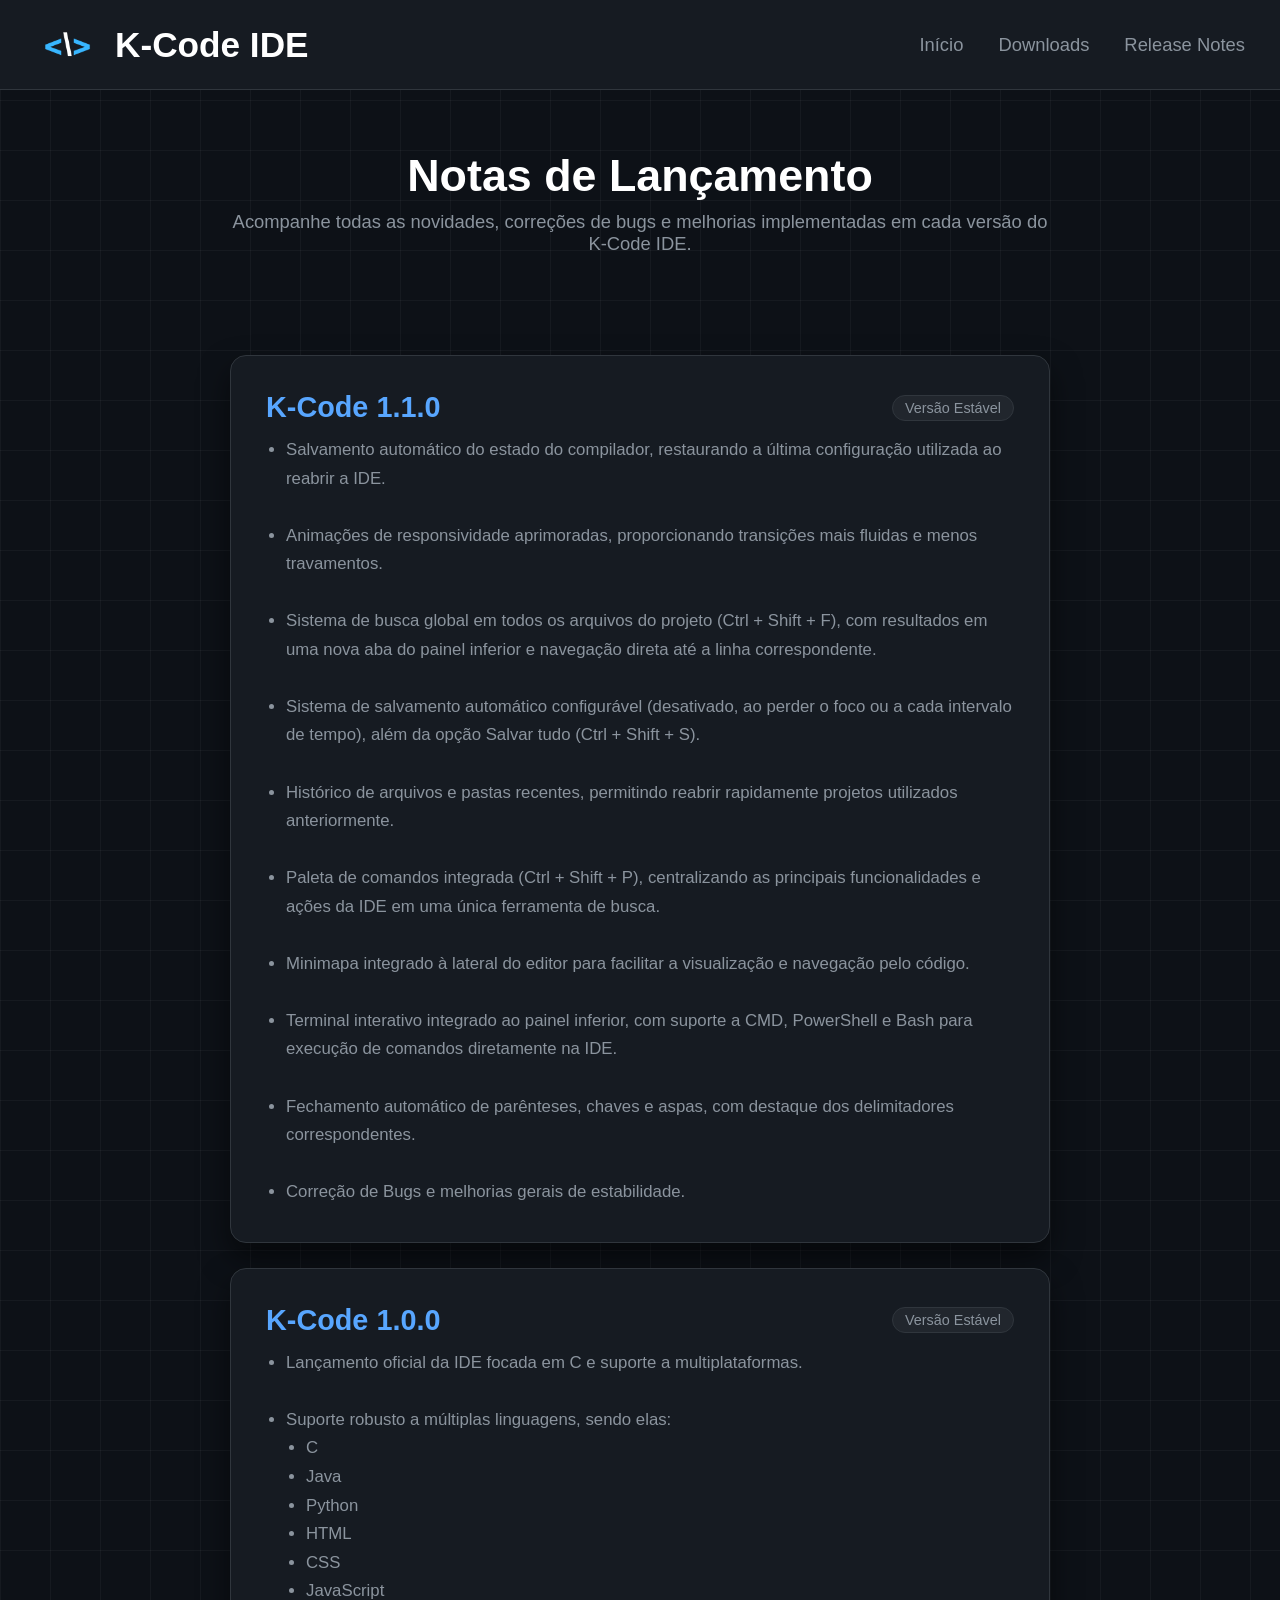
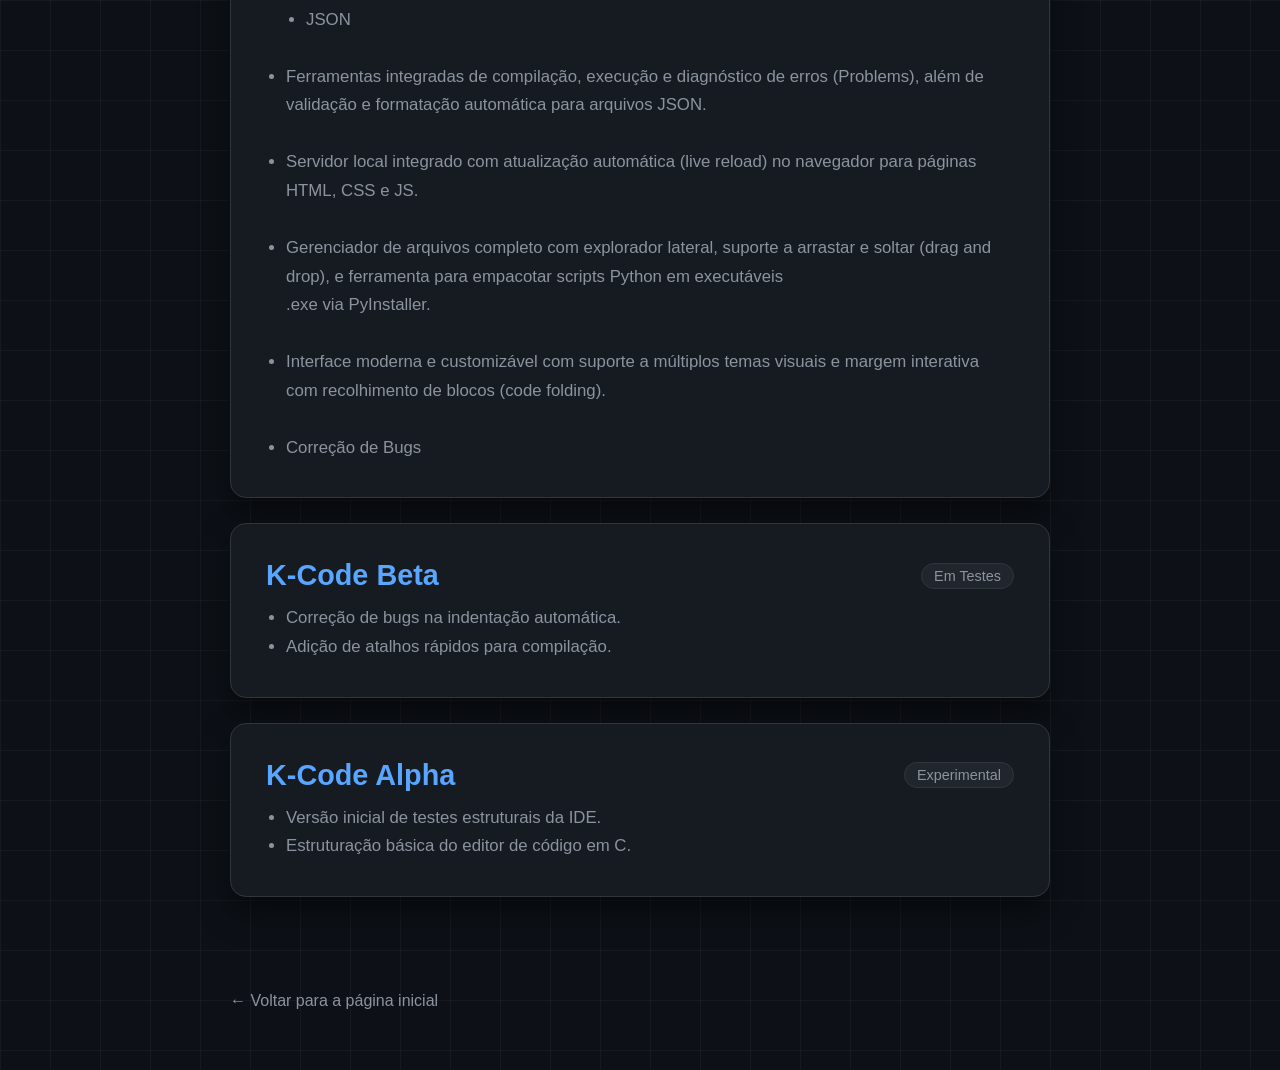
<file: ReleaseNotes.html>
<!DOCTYPE html>
<html lang="pt-BR">
<head>
    <meta charset="UTF-8">
    <meta name="viewport" content="width=device-width, initial-scale=1.0">
    <title>K-Code IDE — Release Notes</title>
    
    <!-- Ícone na aba do navegador -->
    <link rel="icon" href="logos/site-logo.png" type="image/png">
    
    <!-- Chamando o arquivo CSS -->
    <link rel="stylesheet" href="style.css">
</head>
<body>

    <!-- BARRA DO TOPO -->
    <header>
        <div class="logo-area">
            <img src="logos/site-logo.png" alt="Logo">
            <span>K-Code IDE</span>
        </div>
        <nav>
            <ul>
                <li><a href="index.html">Início</a></li>
                <li><a href="download.html">Downloads</a></li>
                <li><a href="ReleaseNotes.html">Release Notes</a></li>
            </ul>
        </nav>
    </header>

    <!-- CONTEÚDO DA PÁGINA -->
    <main style="flex-direction: column; padding: 60px 40px; max-width: 900px; margin: 0 auto; width: 100%;">
        
        <!-- Cabeçalho da Seção -->
        <div style="text-align: center; margin-bottom: 40px; width: 100%;">
            <h1 style="font-size: 2.8rem; margin-bottom: 10px; color: #ffffff;">Notas de Lançamento</h1>
            <p style="font-size: 1.15rem; color: #8b949e;">Acompanhe todas as novidades, correções de bugs e melhorias implementadas em cada versão do K-Code IDE.</p>
        </div>

        <!-- LISTA DE QUADROS DE VERSÕES -->
        <div style="display: flex; flex-direction: column; gap: 25px; width: 100%;">

            <!-- Quadrado da Versão 1.1.0 -->
            <div style="background-color: #161b22; border: 1px solid #30363d; border-radius: 16px; padding: 35px; box-shadow: 0 15px 30px rgba(0, 0, 0, 0.5);">
                <h2 style="color: #58a6ff; font-size: 1.8rem; margin-bottom: 12px; display: flex; align-items: center; justify-content: space-between;">
                    K-Code 1.1.0 
                    <span style="font-size: 0.9rem; background-color: #21262d; border: 1px solid #30363d; padding: 4px 12px; border-radius: 20px; color: #8b949e; font-weight: normal;">Versão Estável</span>
                </h2>
                <ul style="color: #8b949e; padding-left: 20px; line-height: 1.7; font-size: 1.05rem;">
                    <li>Salvamento automático do estado do compilador, restaurando a última configuração utilizada ao reabrir a IDE.</li>
                    <br>
                    <li>Animações de responsividade aprimoradas, proporcionando transições mais fluidas e menos travamentos.</li>
                    <br>
                    <li>Sistema de busca global em todos os arquivos do projeto (Ctrl + Shift + F), com resultados em uma nova aba do painel inferior e navegação direta até a linha correspondente.</li>
                    <br>
                    <li>Sistema de salvamento automático configurável (desativado, ao perder o foco ou a cada intervalo de tempo), além da opção Salvar tudo (Ctrl + Shift + S).</li>
                    <br>
                    <li>Histórico de arquivos e pastas recentes, permitindo reabrir rapidamente projetos utilizados anteriormente.</li>
                    <br>
                    <li>Paleta de comandos integrada (Ctrl + Shift + P), centralizando as principais funcionalidades e ações da IDE em uma única ferramenta de busca.</li>
                    <br>
                    <li>Minimapa integrado à lateral do editor para facilitar a visualização e navegação pelo código.</li>
                    <br>
                    <li>Terminal interativo integrado ao painel inferior, com suporte a CMD, PowerShell e Bash para execução de comandos diretamente na IDE.</li>
                    <br>
                    <li>Fechamento automático de parênteses, chaves e aspas, com destaque dos delimitadores correspondentes.</li>
                    <br>
                    <li>Correção de Bugs e melhorias gerais de estabilidade.</li>
                </ul>
            </div>

            <!-- Quadrado da Versão 1.0.0 -->
            <div style="background-color: #161b22; border: 1px solid #30363d; border-radius: 16px; padding: 35px; box-shadow: 0 15px 30px rgba(0, 0, 0, 0.5);">
                <h2 style="color: #58a6ff; font-size: 1.8rem; margin-bottom: 12px; display: flex; align-items: center; justify-content: space-between;">
                    K-Code 1.0.0 
                    <span style="font-size: 0.9rem; background-color: #21262d; border: 1px solid #30363d; padding: 4px 12px; border-radius: 20px; color: #8b949e; font-weight: normal;">Versão Estável</span>
                </h2>
                <ul style="color: #8b949e; padding-left: 20px; line-height: 1.7; font-size: 1.05rem;">
                    <li>Lançamento oficial da IDE focada em C e suporte a multiplataformas.</li>
                    <br>
                    <li>Suporte robusto a múltiplas linguagens, sendo elas:
                        <ul style="padding-left: 20px; list-style-type: disc;">
                            <li>C</li>
                            <li>Java</li>
                            <li>Python</li>
                            <li>HTML</li>
                            <li>CSS</li>
                            <li>JavaScript</li>
                            <li>JSON</li>
                        </ul>
                    </li>
                    <br>
                    <li>Ferramentas integradas de compilação, execução e diagnóstico de erros (Problems), além de validação e formatação automática para arquivos JSON.</li>
                    <br>
                    <li>Servidor local integrado com atualização automática (live reload) no navegador para páginas HTML, CSS e JS.</li>
                    <br>
                    <li>Gerenciador de arquivos completo com explorador lateral, suporte a arrastar e soltar (drag and drop), e ferramenta para empacotar scripts Python em executáveis<br> .exe via PyInstaller.</li>
                    <br>
                    <li>Interface moderna e customizável com suporte a múltiplos temas visuais e margem interativa com recolhimento de blocos (code folding).</li>
                    <br>
                    <li>Correção de Bugs</li>
                </ul>
            </div>

            <!-- Quadrado da Versão Beta -->
            <div style="background-color: #161b22; border: 1px solid #30363d; border-radius: 16px; padding: 35px; box-shadow: 0 15px 30px rgba(0, 0, 0, 0.5);">
                <h2 style="color: #58a6ff; font-size: 1.8rem; margin-bottom: 12px; display: flex; align-items: center; justify-content: space-between;">
                    K-Code Beta 
                    <span style="font-size: 0.9rem; background-color: #21262d; border: 1px solid #30363d; padding: 4px 12px; border-radius: 20px; color: #8b949e; font-weight: normal;">Em Testes</span>
                </h2>
                <ul style="color: #8b949e; padding-left: 20px; line-height: 1.7; font-size: 1.05rem;">
                    <li>Correção de bugs na indentação automática.</li>
                    <li>Adição de atalhos rápidos para compilação.</li>
                </ul>
            </div>

            <!-- Quadrado da Versão Alpha -->
            <div style="background-color: #161b22; border: 1px solid #30363d; border-radius: 16px; padding: 35px; box-shadow: 0 15px 30px rgba(0, 0, 0, 0.5);">
                <h2 style="color: #58a6ff; font-size: 1.8rem; margin-bottom: 12px; display: flex; align-items: center; justify-content: space-between;">
                    K-Code Alpha 
                    <span style="font-size: 0.9rem; background-color: #21262d; border: 1px solid #30363d; padding: 4px 12px; border-radius: 20px; color: #8b949e; font-weight: normal;">Experimental</span>
                </h2>
                <ul style="color: #8b949e; padding-left: 20px; line-height: 1.7; font-size: 1.05rem;">
                    <li>Versão inicial de testes estruturais da IDE.</li>
                    <li>Estruturação básica do editor de código em C.</li>
                </ul>
            </div>

        </div>

        <!-- Botão de Voltar -->
        <div style="margin-top: 35px; text-align: left; width: 100%;">
            <a href="index.html" class="back-link">← Voltar para a página inicial</a>
        </div>

    </main>

    <script src="script.js"></script>
</body>
</html>
</file>
<file: style.css>
/* Reseta margens e define a fonte padrão */
* {
    margin: 0;
    padding: 0;
    box-sizing: border-box;
    font-family: Arial, sans-serif;
}

/* Fundo escuro com textura de grade em movimento contínuo */
body {
    background-color: #0d1117;
    background-image: 
        linear-gradient(to right, rgba(255, 255, 255, 0.04) 1px, transparent 1px),
        linear-gradient(to bottom, rgba(255, 255, 255, 0.04) 1px, transparent 1px);
    background-size: 50px 50px;
    color: #ffffff;
    display: flex;
    flex-direction: column;
    min-height: 100vh;
    animation: moverGrade 20s linear infinite;
}

@keyframes moverGrade {
    0% { background-position: 0 0; }
    100% { background-position: 50px 50px; }
}

/* Cabeçalho fino com a logo bem no canto esquerdo */
header {
    display: flex;
    justify-content: space-between;
    align-items: center;
    padding: 12px 35px;
    background-color: #161b22;
    border-bottom: 1px solid #30363d;
    width: 100%;
}

.logo-area {
    display: flex;
    align-items: center;
    gap: 15px;
    font-weight: bold;
    font-size: 2.2rem;
}

.logo-area img {
    height: 65px;
    width: auto;
}

nav ul {
    display: flex;
    list-style: none;
    gap: 35px;
}

nav ul li a {
    color: #8b949e;
    text-decoration: none;
    font-size: 1.15rem;
    transition: color 0.2s;
}

nav ul li a:hover {
    color: #ffffff;
}

/* Seção principal da Página Inicial (index.html) */
main {
    display: flex;
    flex: 1;
    align-items: center;
    justify-content: space-between;
    padding: 80px;
    gap: 60px;
    width: 100%;
    margin: 0 auto;
}

.content-left {
    flex: 1;
    max-width: 750px;
}

.content-left h1 {
    font-size: 4.5rem;
    margin-bottom: 25px;
    color: #ffffff;
    letter-spacing: -1px;
}

.content-left p {
    font-size: 1.4rem;
    line-height: 1.7;
    color: #8b949e;
    margin-bottom: 40px;
}

/* Área dos Botões: Lado a lado e grandes */
.buttons-container {
    display: flex;
    flex-direction: row;
    flex-wrap: nowrap;
    gap: 20px;
}

.btn {
    display: flex;
    align-items: center;
    gap: 12px;
    padding: 18px 32px;
    border-radius: 10px;
    text-decoration: none;
    font-weight: bold;
    font-size: 1.15rem;
    white-space: nowrap;
    transition: opacity 0.2s, transform 0.2s;
}

.btn img {
    height: 26px;
    width: 26px;
}

.btn-windows {
    background-color: #0078d4;
    color: #ffffff;
}

.btn-github {
    background-color: #21262d;
    color: #ffffff;
    border: 1px solid #30363d;
}

.btn:hover {
    opacity: 0.85;
    transform: translateY(-2px);
}

.content-right {
    flex: 1.3;
    display: flex;
    justify-content: center;
}

.print-preview {
    width: 100%;
    max-width: 900px;
    border-radius: 12px;
    border: 1px solid #30363d;
    box-shadow: 0 25px 50px rgba(0, 0, 0, 0.7);
}

/* --- SEÇÃO LINGUAGENS & COMPATIBILIDADE (HOME) --- */
.tech-section {
    padding: 60px 80px 100px 80px;
    background-color: rgba(22, 27, 34, 0.7);
    border-top: 1px solid #30363d;
    text-align: center;
}

.tech-section h2 {
    font-size: 2.8rem;
    margin-bottom: 10px;
    color: #ffffff;
}

.section-subtitle {
    font-size: 1.1rem;
    color: #8b949e;
    margin-bottom: 40px;
}

.tech-grid {
    display: grid;
    grid-template-columns: repeat(auto-fit, minmax(150px, 1fr));
    gap: 20px;
    max-width: 1200px;
    margin: 0 auto;
}

.tech-card {
    position: relative;
    width: 100%;
    height: 150px;
    background-color: #161b22;
    border: 1px solid #30363d;
    border-radius: 12px;
    overflow: hidden;
    cursor: pointer;
    transition: border-color 0.2s, transform 0.2s;
}

.tech-card:hover {
    border-color: #0078d4;
    transform: translateY(-4px);
}

.card-front {
    position: absolute;
    width: 100%;
    height: 100%;
    display: flex;
    flex-direction: column;
    align-items: center;
    justify-content: center;
    gap: 12px;
    transition: opacity 0.3s ease;
}

.card-front img {
    height: 42px;
    width: 42px;
    object-fit: contain;
}

.card-front span {
    font-size: 1.05rem;
    font-weight: bold;
    color: #ffffff;
}

.card-back {
    position: absolute;
    width: 100%;
    height: 100%;
    background-color: #1f2937;
    display: flex;
    flex-direction: column;
    align-items: center;
    justify-content: center;
    gap: 6px;
    padding: 10px;
    text-align: center;
    opacity: 0;
    transition: opacity 0.3s ease;
}

.card-back .percent {
    font-size: 1.6rem;
    font-weight: bold;
    color: #0078d4;
}

.card-back .label {
    font-size: 0.8rem;
    color: #8b949e;
    line-height: 1.2;
}

.tech-card:hover .card-front {
    opacity: 0;
}

.tech-card:hover .card-back {
    opacity: 1;
}

/* --- ESTILOS DA CAIXA / QUADRO NA PÁGINA DE DOWNLOAD (download.html) --- */
.download-two-columns {
    display: flex;
    justify-content: center;
    align-items: center;
    flex: 1;
    padding: 40px;
    width: 100%;
}

.download-box-card {
    background-color: #161b22;
    border: 1px solid #30363d;
    border-radius: 16px;
    padding: 50px;
    display: flex;
    align-items: center;
    justify-content: space-between;
    gap: 40px;
    max-width: 1050px;
    width: 100%;
    box-shadow: 0 25px 50px rgba(0, 0, 0, 0.7);
}

.box-content-left {
    flex: 1.2;
    text-align: left;
}

.box-content-left h1 {
    font-size: 2.8rem;
    margin-bottom: 20px;
    color: #ffffff;
    letter-spacing: -1px;
}

.box-content-left p {
    font-size: 1.15rem;
    color: #8b949e;
    line-height: 1.6;
    margin-bottom: 30px;
}

.box-content-right {
    flex: 1;
    display: flex;
    justify-content: center;
    align-items: center;
}

/* Logo BEM MAIOR e flutuante dentro do quadro */
.giant-program-logo {
    width: 100%;
    max-width: 420px;
    height: auto;
    filter: drop-shadow(0 20px 40px rgba(0, 0, 0, 0.6));
    animation: flutuarLogo 4s ease-in-out infinite alternate;
}

@keyframes flutuarLogo {
    0% {
        transform: translateY(0px);
    }
    100% {
        transform: translateY(-12px);
    }
}

.back-link-container {
    margin-top: 25px;
}

.back-link {
    color: #8b949e;
    text-decoration: none;
    font-size: 1rem;
    transition: color 0.2s;
}

.back-link:hover {
    color: #ffffff;
    text-decoration: underline;
}

/* --- SEÇÃO DE VERSÕES DISPONÍVEIS (download.html) --- */
.versions-section {
    padding: 60px 80px 100px 80px;
    background-color: rgba(22, 27, 34, 0.7);
    border-top: 1px solid #30363d;
    text-align: center;
}

.versions-section h2 {
    font-size: 2.8rem;
    margin-bottom: 10px;
    color: #ffffff;
}

.versions-grid {
    display: grid;
    grid-template-columns: repeat(auto-fit, minmax(200px, 1fr));
    gap: 25px;
    max-width: 1100px;
    margin: 0 auto;
}

.version-card {
    background-color: #161b22;
    border: 1px solid #30363d;
    border-radius: 14px;
    padding: 30px 20px;
    text-decoration: none;
    display: flex;
    flex-direction: column;
    align-items: center;
    justify-content: center;
    gap: 15px;
    transition: all 0.2s ease;
    cursor: pointer;
}

.version-card:hover {
    border-color: #0078d4;
    transform: translateY(-5px);
    background-color: #1f2937;
}

.version-icon img {
    height: 48px;
    width: auto;
    object-fit: contain;
}

.version-name {
    font-size: 1.2rem;
    font-weight: bold;
    color: #ffffff;
}

.version-action {
    font-size: 0.9rem;
    color: #58a6ff;
    font-weight: bold;
}

/* --- RESPONSIVIDADE GERAL PARA TELAS MENORES --- */
@media (max-width: 900px) {
    main {
        flex-direction: column;
        text-align: center;
        padding: 40px 30px;
    }
    header {
        padding: 15px 20px;
    }
    .content-left {
        max-width: 100%;
    }
    .buttons-category, .buttons-container {
        justify-content: center;
        flex-wrap: wrap;
    }
    .tech-section, .versions-section {
        padding: 40px 20px;
    }
    .download-box-card {
        flex-direction: column;
        text-align: center;
        padding: 30px 20px;
    }
    .box-content-left {
        text-align: center;
    }
    .box-content-left .buttons-container {
        justify-content: center;
    }
}

.download-count {
    font-size: 0.85rem;
    color: #8b949e;
    margin-top: 5px;
}

.download-count strong {
    color: #58a6ff;
}
</file>
